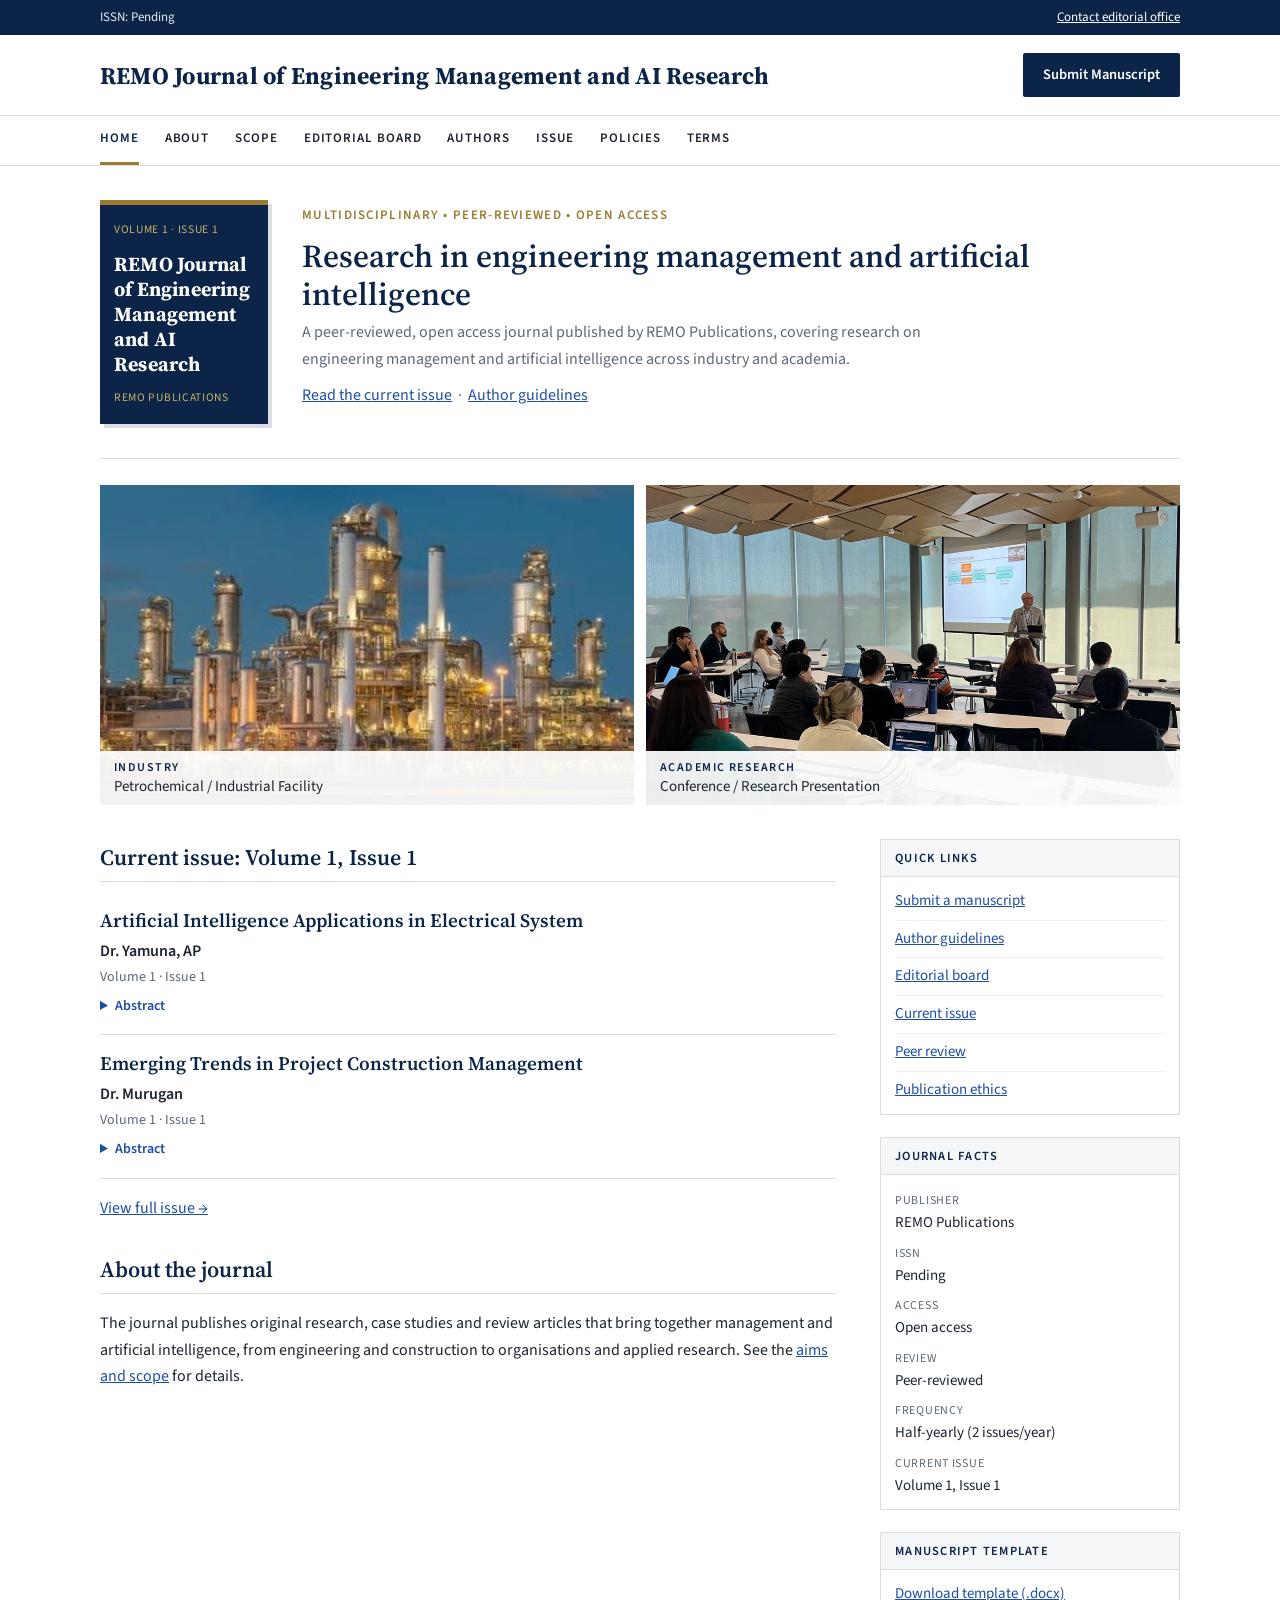
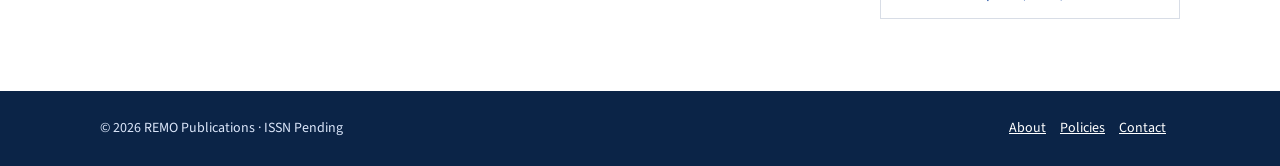
<file: index.html>
<!DOCTYPE html>
<html lang="en"><head><meta charset="utf-8"><meta name="viewport" content="width=device-width, initial-scale=1">
<title>REMO Journal of Engineering Management and AI Research</title>
<meta name="description" content="REMO Journal of Engineering Management and AI Research is a multidisciplinary, peer-reviewed, open access journal for research in management and artificial intelligence.">
<link rel="preconnect" href="https://fonts.googleapis.com"><link href="https://fonts.googleapis.com/css2?family=Source+Serif+4:wght@600;700&family=Source+Sans+3:wght@400;600&display=swap" rel="stylesheet">
<link rel="stylesheet" href="css/style.css"></head><body>
<div class="top"><div class="wrap"><span>ISSN: Pending</span><a href="contact.html">Contact editorial office</a></div></div>
<header class="brand"><div class="wrap"><a class="logo" href="index.html"><b>REMO Journal of Engineering Management and AI Research</b></a><a class="btn" href="submit.html">Submit Manuscript</a></div></header>
<nav><div class="wrap"><a href="index.html" class=on>Home</a><a href="about.html">About</a><a href="scope.html">Scope</a><a href="board.html">Editorial Board</a><a href="authors.html">Authors</a><a href="current-issue.html">Issue</a><a href="policies.html">Policies</a><a href="terms.html">Terms</a></div></nav>
<div class="wrap"><div class="mast"><a class="cover" href="current-issue.html"><small>Volume 1 · Issue 1</small><b>REMO Journal of Engineering Management and AI Research</b><small>REMO Publications</small></a><div><p class="sub">Multidisciplinary • Peer-Reviewed • Open Access</p><h1>Research in engineering management and artificial intelligence</h1><p>A peer-reviewed, open access journal published by REMO Publications, covering research on engineering management and artificial intelligence across industry and academia.</p><p><a href="current-issue.html">Read the current issue</a> &nbsp;·&nbsp; <a href="authors.html">Author guidelines</a></p></div></div>
<div class="strip"><div class="ph p1"><h3>Industry</h3><span>Petrochemical / Industrial Facility</span></div><div class="ph p2"><h3>Academic Research</h3><span>Conference / Research Presentation</span></div></div><div class="layout"><main><h2>Current issue: Volume 1, Issue 1</h2><div class="article"><h3>Artificial Intelligence Applications in Electrical System</h3><p class="authors">Dr. Yamuna, AP</p><p class="meta">Volume 1 · Issue 1</p><details><summary>Abstract</summary><p>Abstract, keywords and PDF link will be added here.</p></details></div><div class="article"><h3>Emerging Trends in Project Construction Management</h3><p class="authors">Dr. Murugan</p><p class="meta">Volume 1 · Issue 1</p><details><summary>Abstract</summary><p>Abstract, keywords and PDF link will be added here.</p></details></div><p><a href="current-issue.html">View full issue →</a></p><h2>About the journal</h2><p>The journal publishes original research, case studies and review articles that bring together management and artificial intelligence, from engineering and construction to organisations and applied research. See the <a href="scope.html">aims and scope</a> for details.</p></main><aside class="side"><div class="box"><h4>Quick links</h4><ul><li><a href="submit.html">Submit a manuscript</a></li><li><a href="authors.html">Author guidelines</a></li><li><a href="board.html">Editorial board</a></li><li><a href="current-issue.html">Current issue</a></li><li><a href="policies.html#review">Peer review</a></li><li><a href="policies.html#ethics">Publication ethics</a></li></ul></div>
<div class="box"><h4>Journal facts</h4><dl><dt>Publisher</dt><dd>REMO Publications</dd><dt>ISSN</dt><dd>Pending</dd><dt>Access</dt><dd>Open access</dd><dt>Review</dt><dd>Peer-reviewed</dd><dt>Frequency</dt><dd>Half-yearly (2 issues/year)</dd><dt>Current issue</dt><dd>Volume 1, Issue 1</dd></dl></div><div class="box"><h4>Manuscript Template</h4><ul><li><a href="downloads/manuscript-template.docx">Download template (.docx)</a></li></ul></div></aside></div></div>
<footer><div class="wrap"><span>© 2026 REMO Publications · ISSN Pending</span><span><a href="about.html">About</a><a href="policies.html">Policies</a><a href="contact.html">Contact</a></span></div></footer>
</body></html>
</file>
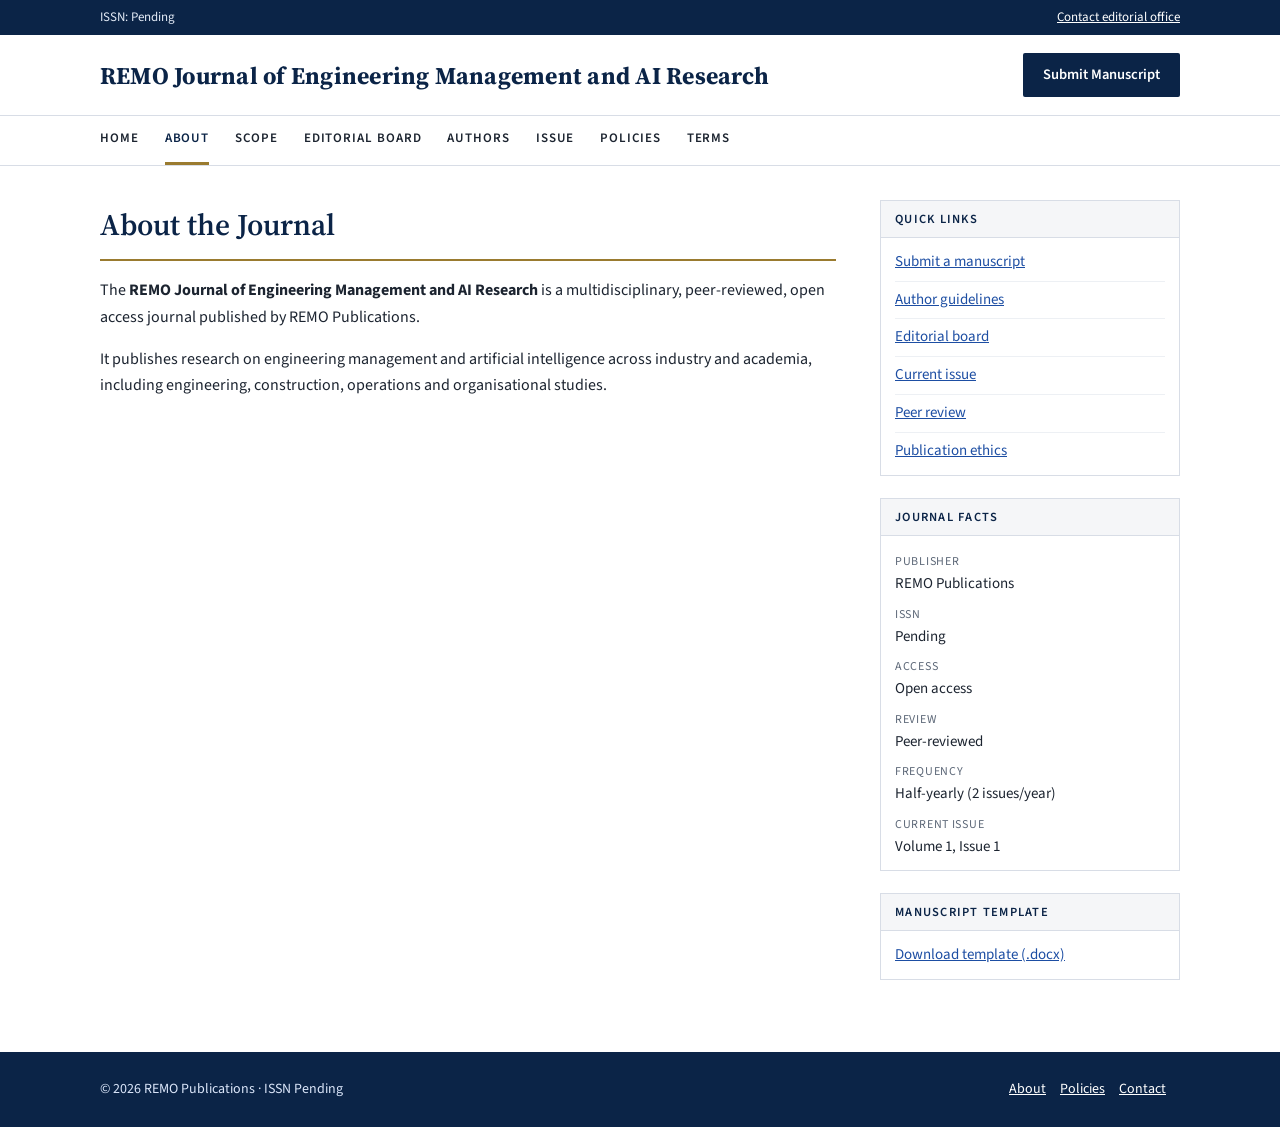
<file: about.html>
<!DOCTYPE html>
<html lang="en"><head><meta charset="utf-8"><meta name="viewport" content="width=device-width, initial-scale=1">
<title>About the Journal – REMO Journal of Engineering Management and AI Research</title>
<meta name="description" content="REMO Journal of Engineering Management and AI Research is a multidisciplinary, peer-reviewed, open access journal for research in management and artificial intelligence.">
<link rel="preconnect" href="https://fonts.googleapis.com"><link href="https://fonts.googleapis.com/css2?family=Source+Serif+4:wght@600;700&family=Source+Sans+3:wght@400;600&display=swap" rel="stylesheet">
<link rel="stylesheet" href="css/style.css"></head><body>
<div class="top"><div class="wrap"><span>ISSN: Pending</span><a href="contact.html">Contact editorial office</a></div></div>
<header class="brand"><div class="wrap"><a class="logo" href="index.html"><b>REMO Journal of Engineering Management and AI Research</b></a><a class="btn" href="submit.html">Submit Manuscript</a></div></header>
<nav><div class="wrap"><a href="index.html">Home</a><a href="about.html" class=on>About</a><a href="scope.html">Scope</a><a href="board.html">Editorial Board</a><a href="authors.html">Authors</a><a href="current-issue.html">Issue</a><a href="policies.html">Policies</a><a href="terms.html">Terms</a></div></nav>
<div class="wrap"><div class="layout"><main><h1>About the Journal</h1><p>The <strong>REMO Journal of Engineering Management and AI Research</strong> is a multidisciplinary, peer-reviewed, open access journal published by REMO Publications.</p><p>It publishes research on engineering management and artificial intelligence across industry and academia, including engineering, construction, operations and organisational studies.</p></main><aside class="side"><div class="box"><h4>Quick links</h4><ul><li><a href="submit.html">Submit a manuscript</a></li><li><a href="authors.html">Author guidelines</a></li><li><a href="board.html">Editorial board</a></li><li><a href="current-issue.html">Current issue</a></li><li><a href="policies.html#review">Peer review</a></li><li><a href="policies.html#ethics">Publication ethics</a></li></ul></div>
<div class="box"><h4>Journal facts</h4><dl><dt>Publisher</dt><dd> REMO Publications</dd><dt>ISSN</dt><dd>Pending</dd><dt>Access</dt><dd>Open access</dd><dt>Review</dt><dd>Peer-reviewed</dd><dt>Frequency</dt><dd>Half-yearly (2 issues/year)</dd><dt>Current issue</dt><dd>Volume 1, Issue 1</dd></dl></div><div class="box"><h4>Manuscript Template</h4><ul><li><a href="downloads/manuscript-template.docx">Download template (.docx)</a></li></ul></div></aside></div></div>
<footer><div class="wrap"><span>© 2026 REMO Publications · ISSN Pending</span><span><a href="about.html">About</a><a href="policies.html">Policies</a><a href="contact.html">Contact</a></span></div></footer>
</body></html>
</file>
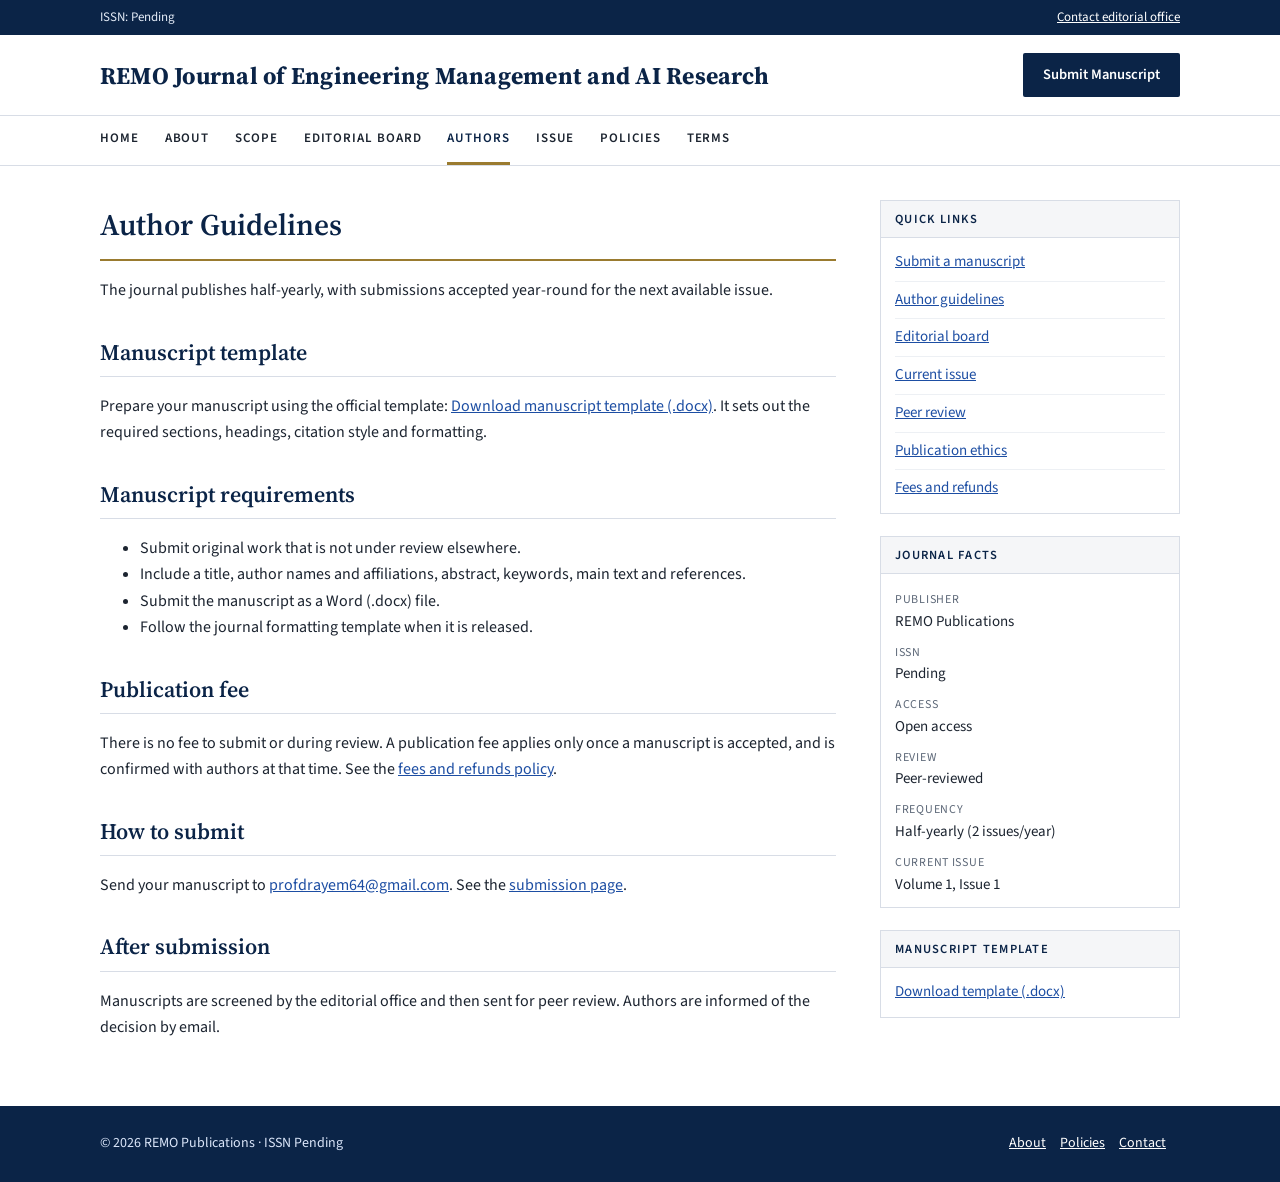
<file: authors.html>
<!DOCTYPE html>
<html lang="en"><head><meta charset="utf-8"><meta name="viewport" content="width=device-width, initial-scale=1">
<title>Author Guidelines – REMO Journal of Engineering Management and AI Research</title>
<meta name="description" content="REMO Journal of Engineering Management and AI Research is a multidisciplinary, peer-reviewed, open access journal for research in management and artificial intelligence.">
<link rel="preconnect" href="https://fonts.googleapis.com"><link href="https://fonts.googleapis.com/css2?family=Source+Serif+4:wght@600;700&family=Source+Sans+3:wght@400;600&display=swap" rel="stylesheet">
<link rel="stylesheet" href="css/style.css"></head><body>
<div class="top"><div class="wrap"><span>ISSN: Pending</span><a href="contact.html">Contact editorial office</a></div></div>
<header class="brand"><div class="wrap"><a class="logo" href="index.html"><b>REMO Journal of Engineering Management and AI Research</b></a><a class="btn" href="submit.html">Submit Manuscript</a></div></header>
<nav><div class="wrap"><a href="index.html">Home</a><a href="about.html">About</a><a href="scope.html">Scope</a><a href="board.html">Editorial Board</a><a href="authors.html" class=on>Authors</a><a href="current-issue.html">Issue</a><a href="policies.html">Policies</a><a href="terms.html">Terms</a></div></nav>
<div class="wrap"><div class="layout"><main><h1>Author Guidelines</h1><p>The journal publishes half-yearly, with submissions accepted year-round for the next available issue.</p><h2>Manuscript template</h2><p>Prepare your manuscript using the official template: <a href="downloads/manuscript-template.docx">Download manuscript template (.docx)</a>. It sets out the required sections, headings, citation style and formatting.</p><h2>Manuscript requirements</h2><ul><li>Submit original work that is not under review elsewhere.</li><li>Include a title, author names and affiliations, abstract, keywords, main text and references.</li><li>Submit the manuscript as a Word (.docx) file.</li><li>Follow the journal formatting template when it is released.</li></ul><h2>Publication fee</h2><p>There is no fee to submit or during review. A publication fee applies only once a manuscript is accepted, and is confirmed with authors at that time. See the <a href="policies.html#fees">fees and refunds policy</a>.</p><h2>How to submit</h2><p>Send your manuscript to <a href="mailto:profdrayem64@gmail.com">profdrayem64@gmail.com</a>. See the <a href="submit.html">submission page</a>.</p><h2>After submission</h2><p>Manuscripts are screened by the editorial office and then sent for peer review. Authors are informed of the decision by email.</p></main><aside class="side"><div class="box"><h4>Quick links</h4><ul><li><a href="submit.html">Submit a manuscript</a></li><li><a href="authors.html">Author guidelines</a></li><li><a href="board.html">Editorial board</a></li><li><a href="current-issue.html">Current issue</a></li><li><a href="policies.html#review">Peer review</a></li><li><a href="policies.html#ethics">Publication ethics</a></li><li><a href="policies.html#fees">Fees and refunds</a></li></ul></div>
<div class="box"><h4>Journal facts</h4><dl><dt>Publisher</dt><dd>REMO Publications</dd><dt>ISSN</dt><dd>Pending</dd><dt>Access</dt><dd>Open access</dd><dt>Review</dt><dd>Peer-reviewed</dd><dt>Frequency</dt><dd>Half-yearly (2 issues/year)</dd><dt>Current issue</dt><dd>Volume 1, Issue 1</dd></dl></div><div class="box"><h4>Manuscript Template</h4><ul><li><a href="downloads/manuscript-template.docx">Download template (.docx)</a></li></ul></div></aside></div></div>
<footer><div class="wrap"><span>© 2026 REMO Publications · ISSN Pending</span><span><a href="about.html">About</a><a href="policies.html">Policies</a><a href="contact.html">Contact</a></span></div></footer>
</body></html>
</file>
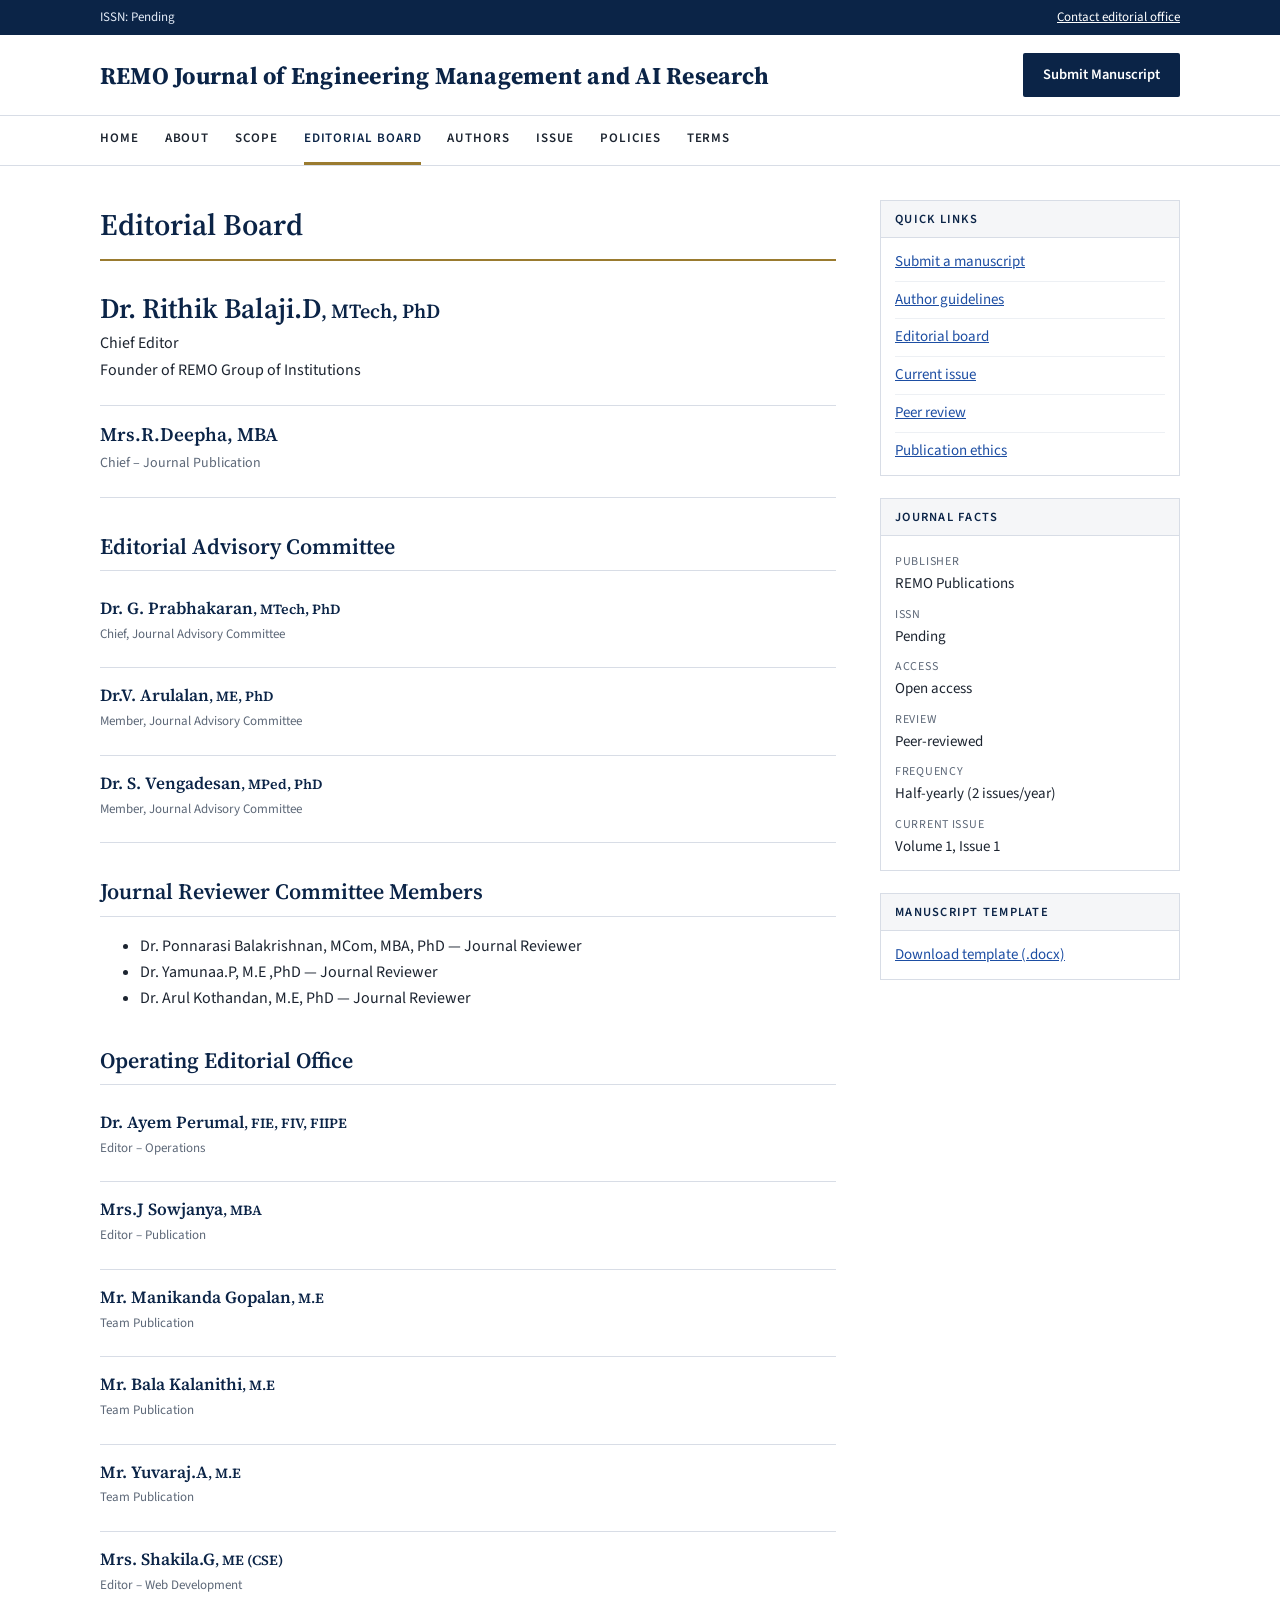
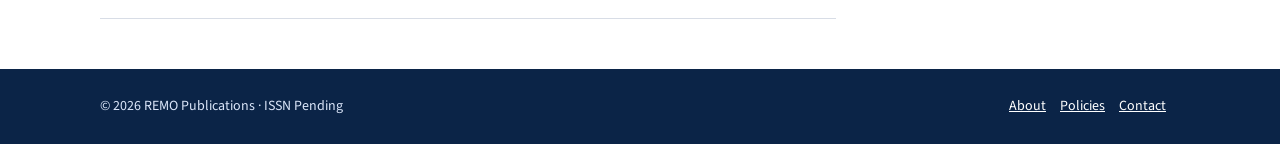
<file: board.html>
<!DOCTYPE html>
<html lang="en"><head><meta charset="utf-8"><meta name="viewport" content="width=device-width, initial-scale=1">
<title>Editorial Board – REMO Journal of Engineering Management and AI Research</title>
<meta name="description" content="REMO Journal of Engineering Management and AI Research is a multidisciplinary, peer-reviewed, open access journal for research in management and artificial intelligence.">
<link rel="preconnect" href="https://fonts.googleapis.com"><link href="https://fonts.googleapis.com/css2?family=Source+Serif+4:wght@600;700&family=Source+Sans+3:wght@400;600&display=swap" rel="stylesheet">
<link rel="stylesheet" href="css/style.css"></head><body>
<div class="top"><div class="wrap"><span>ISSN: Pending</span><a href="contact.html">Contact editorial office</a></div></div>
<header class="brand"><div class="wrap"><a class="logo" href="index.html"><b>REMO Journal of Engineering Management and AI Research</b></a><a class="btn" href="submit.html">Submit Manuscript</a></div></header>
<nav><div class="wrap"><a href="index.html">Home</a><a href="about.html">About</a><a href="scope.html">Scope</a><a href="board.html" class=on>Editorial Board</a><a href="authors.html">Authors</a><a href="current-issue.html">Issue</a><a href="policies.html">Policies</a><a href="terms.html">Terms</a></div></nav>
<div class="wrap"><div class="layout"><main><h1>Editorial Board</h1><div class="article lead"><h3>Dr. Rithik Balaji.D<span class="qual">, MTech, PhD</span></h3><p class="meta">Chief Editor<br>Founder of REMO Group of Institutions</p></div><div class="article"><h3>Mrs.R.Deepha, MBA</h3><p class="meta">Chief – Journal Publication</p></div><h2>Editorial Advisory Committee</h2><div class="article staff"><h3>Dr. G. Prabhakaran<span class="qual">, MTech, PhD</span></h3><p class="meta">Chief, Journal Advisory Committee</p></div><div class="article staff"><h3>Dr.V. Arulalan<span class="qual">, ME, PhD</span></h3><p class="meta">Member, Journal Advisory Committee</p></div><div class="article staff"><h3>Dr. S. Vengadesan<span class="qual">, MPed, PhD</span></h3><p class="meta">Member, Journal Advisory Committee</p></div><h2>Journal Reviewer Committee Members</h2><ul><li>Dr. Ponnarasi Balakrishnan, MCom, MBA, PhD — Journal Reviewer</li><li>Dr. Yamunaa.P, M.E ,PhD — Journal Reviewer</li><li>Dr. Arul Kothandan, M.E, PhD — Journal Reviewer</li></ul><h2>Operating Editorial Office</h2><div class="article staff"><h3>Dr. Ayem Perumal<span class="qual">, FIE, FIV, FIIPE</span></h3><p class="meta">Editor – Operations</p></div>
<div class="article staff"><h3>Mrs.J Sowjanya<span class="qual">, MBA</span></h3><p class="meta">Editor – Publication</p></div>
<div class="article staff"><h3>Mr. Manikanda Gopalan<span class="qual">, M.E</span></h3><p class="meta">Team Publication</p></div>
<div class="article staff"><h3>Mr. Bala Kalanithi<span class="qual">, M.E</span></h3><p class="meta">Team Publication</p></div>
<div class="article staff"><h3>Mr. Yuvaraj.A<span class="qual">, M.E</span></h3><p class="meta">Team Publication</p></div>
<div class="article staff"><h3>Mrs. Shakila.G<span class="qual">, ME (CSE)</span></h3><p class="meta">Editor – Web Development</p></div></main><aside class="side"><div class="box"><h4>Quick links</h4><ul><li><a href="submit.html">Submit a manuscript</a></li><li><a href="authors.html">Author guidelines</a></li><li><a href="board.html">Editorial board</a></li><li><a href="current-issue.html">Current issue</a></li><li><a href="policies.html#review">Peer review</a></li><li><a href="policies.html#ethics">Publication ethics</a></li></ul></div>
<div class="box"><h4>Journal facts</h4><dl><dt>Publisher</dt><dd>REMO Publications</dd><dt>ISSN</dt><dd>Pending</dd><dt>Access</dt><dd>Open access</dd><dt>Review</dt><dd>Peer-reviewed</dd><dt>Frequency</dt><dd>Half-yearly (2 issues/year)</dd><dt>Current issue</dt><dd>Volume 1, Issue 1</dd></dl></div><div class="box"><h4>Manuscript Template</h4><ul><li><a href="downloads/manuscript-template.docx">Download template (.docx)</a></li></ul></div></aside></div></div>
<footer><div class="wrap"><span>© 2026 REMO Publications · ISSN Pending</span><span><a href="about.html">About</a><a href="policies.html">Policies</a><a href="contact.html">Contact</a></span></div></footer>
</body></html>
</file>
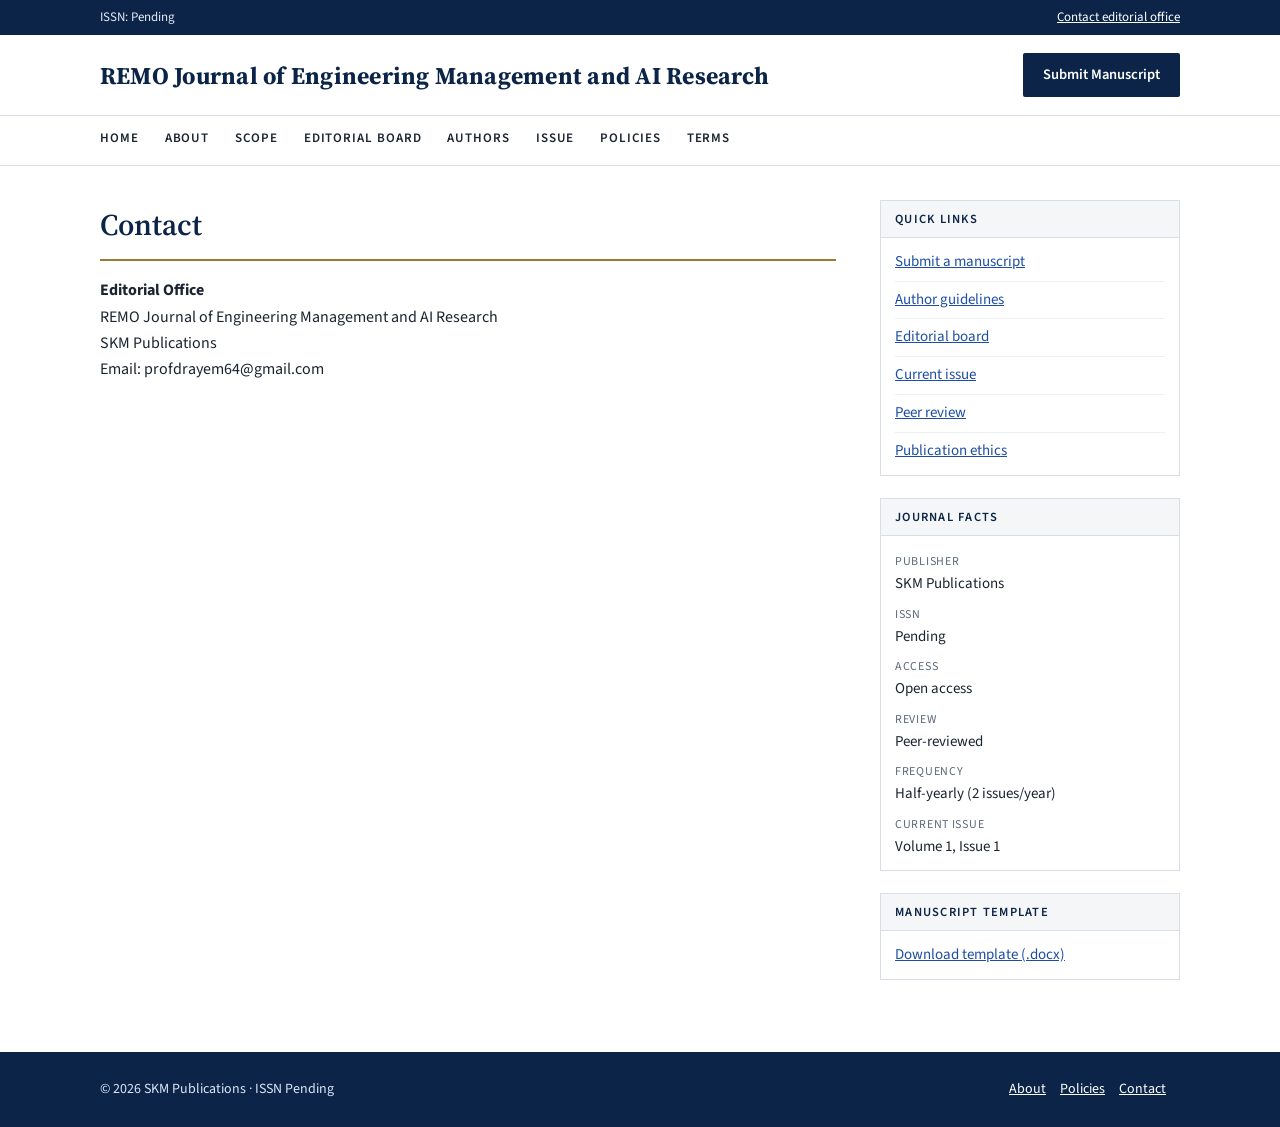
<file: contact.html>
<!DOCTYPE html>
<html lang="en"><head><meta charset="utf-8"><meta name="viewport" content="width=device-width, initial-scale=1">
<title>Contact – REMO Journal of Engineering Management and AI Research</title>
<meta name="description" content="REMO Journal of Engineering Management and AI Research is a multidisciplinary, peer-reviewed, open access journal for research in management and artificial intelligence.">
<link rel="preconnect" href="https://fonts.googleapis.com"><link href="https://fonts.googleapis.com/css2?family=Source+Serif+4:wght@600;700&family=Source+Sans+3:wght@400;600&display=swap" rel="stylesheet">
<link rel="stylesheet" href="css/style.css"></head><body>
<div class="top"><div class="wrap"><span>ISSN: Pending</span><a href="contact.html">Contact editorial office</a></div></div>
<header class="brand"><div class="wrap"><a class="logo" href="index.html"><b>REMO Journal of Engineering Management and AI Research</b></a><a class="btn" href="submit.html">Submit Manuscript</a></div></header>
<nav><div class="wrap"><a href="index.html">Home</a><a href="about.html">About</a><a href="scope.html">Scope</a><a href="board.html">Editorial Board</a><a href="authors.html">Authors</a><a href="current-issue.html">Issue</a><a href="policies.html">Policies</a><a href="terms.html">Terms</a></div></nav>
<div class="wrap"><div class="layout"><main><h1>Contact</h1><p><strong>Editorial Office</strong><br>REMO Journal of Engineering Management and AI Research<br>SKM Publications<br>Email: profdrayem64@gmail.com </p></main><aside class="side"><div class="box"><h4>Quick links</h4><ul><li><a href="submit.html">Submit a manuscript</a></li><li><a href="authors.html">Author guidelines</a></li><li><a href="board.html">Editorial board</a></li><li><a href="current-issue.html">Current issue</a></li><li><a href="policies.html#review">Peer review</a></li><li><a href="policies.html#ethics">Publication ethics</a></li></ul></div>
<div class="box"><h4>Journal facts</h4><dl><dt>Publisher</dt><dd>SKM Publications</dd><dt>ISSN</dt><dd>Pending</dd><dt>Access</dt><dd>Open access</dd><dt>Review</dt><dd>Peer-reviewed</dd><dt>Frequency</dt><dd>Half-yearly (2 issues/year)</dd><dt>Current issue</dt><dd>Volume 1, Issue 1</dd></dl></div><div class="box"><h4>Manuscript Template</h4><ul><li><a href="downloads/manuscript-template.docx">Download template (.docx)</a></li></ul></div></aside></div></div>
<footer><div class="wrap"><span>© 2026 SKM Publications · ISSN Pending</span><span><a href="about.html">About</a><a href="policies.html">Policies</a><a href="contact.html">Contact</a></span></div></footer>
</body></html>
</file>
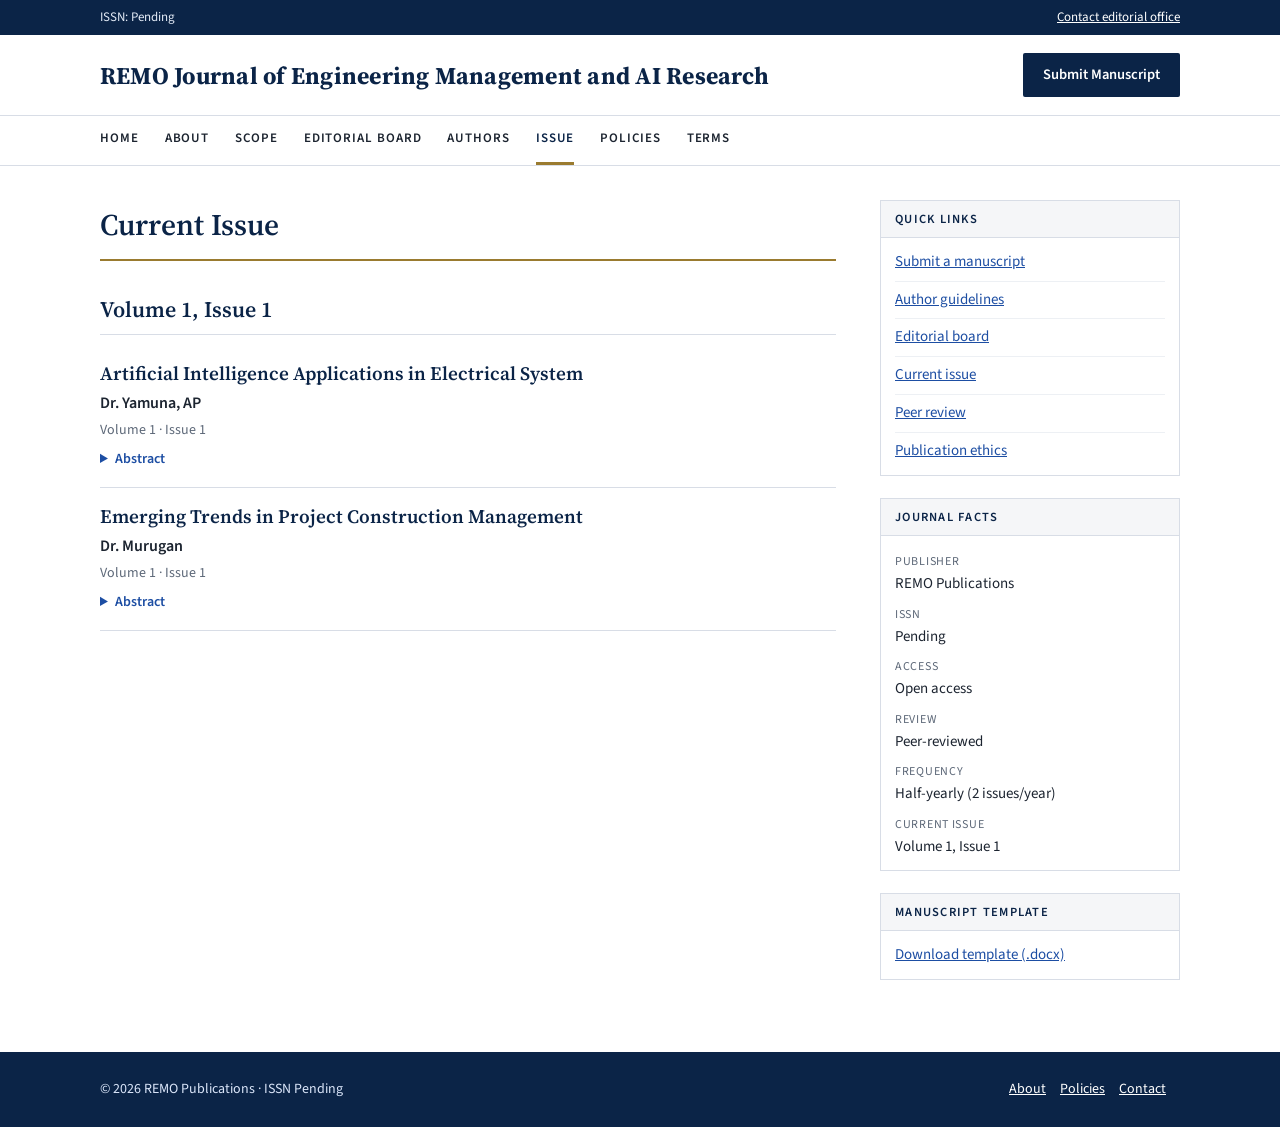
<file: current-issue.html>
<!DOCTYPE html>
<html lang="en"><head><meta charset="utf-8"><meta name="viewport" content="width=device-width, initial-scale=1">
<title>Current Issue – REMO Journal of Engineering Management and AI Research</title>
<meta name="description" content="REMO Journal of Engineering Management and AI Research is a multidisciplinary, peer-reviewed, open access journal for research in management and artificial intelligence.">
<link rel="preconnect" href="https://fonts.googleapis.com"><link href="https://fonts.googleapis.com/css2?family=Source+Serif+4:wght@600;700&family=Source+Sans+3:wght@400;600&display=swap" rel="stylesheet">
<link rel="stylesheet" href="css/style.css"></head><body>
<div class="top"><div class="wrap"><span>ISSN: Pending</span><a href="contact.html">Contact editorial office</a></div></div>
<header class="brand"><div class="wrap"><a class="logo" href="index.html"><b>REMO Journal of Engineering Management and AI Research</b></a><a class="btn" href="submit.html">Submit Manuscript</a></div></header>
<nav><div class="wrap"><a href="index.html">Home</a><a href="about.html">About</a><a href="scope.html">Scope</a><a href="board.html">Editorial Board</a><a href="authors.html">Authors</a><a href="current-issue.html" class=on>Issue</a><a href="policies.html">Policies</a><a href="terms.html">Terms</a></div></nav>
<div class="wrap"><div class="layout"><main><h1>Current Issue</h1><h2>Volume 1, Issue 1</h2><div class="article"><h3>Artificial Intelligence Applications in Electrical System</h3><p class="authors">Dr. Yamuna, AP</p><p class="meta">Volume 1 · Issue 1</p><details><summary>Abstract</summary><p>Abstract, keywords and PDF link will be added here.</p></details></div><div class="article"><h3>Emerging Trends in Project Construction Management</h3><p class="authors">Dr. Murugan</p><p class="meta">Volume 1 · Issue 1</p><details><summary>Abstract</summary><p>Abstract, keywords and PDF link will be added here.</p></details></div></main><aside class="side"><div class="box"><h4>Quick links</h4><ul><li><a href="submit.html">Submit a manuscript</a></li><li><a href="authors.html">Author guidelines</a></li><li><a href="board.html">Editorial board</a></li><li><a href="current-issue.html">Current issue</a></li><li><a href="policies.html#review">Peer review</a></li><li><a href="policies.html#ethics">Publication ethics</a></li></ul></div>
<div class="box"><h4>Journal facts</h4><dl><dt>Publisher</dt><dd> REMO Publications</dd><dt>ISSN</dt><dd>Pending</dd><dt>Access</dt><dd>Open access</dd><dt>Review</dt><dd>Peer-reviewed</dd><dt>Frequency</dt><dd>Half-yearly (2 issues/year)</dd><dt>Current issue</dt><dd>Volume 1, Issue 1</dd></dl></div><div class="box"><h4>Manuscript Template</h4><ul><li><a href="downloads/manuscript-template.docx">Download template (.docx)</a></li></ul></div></aside></div></div>
<footer><div class="wrap"><span>© 2026 REMO Publications · ISSN Pending</span><span><a href="about.html">About</a><a href="policies.html">Policies</a><a href="contact.html">Contact</a></span></div></footer>
</body></html>
</file>
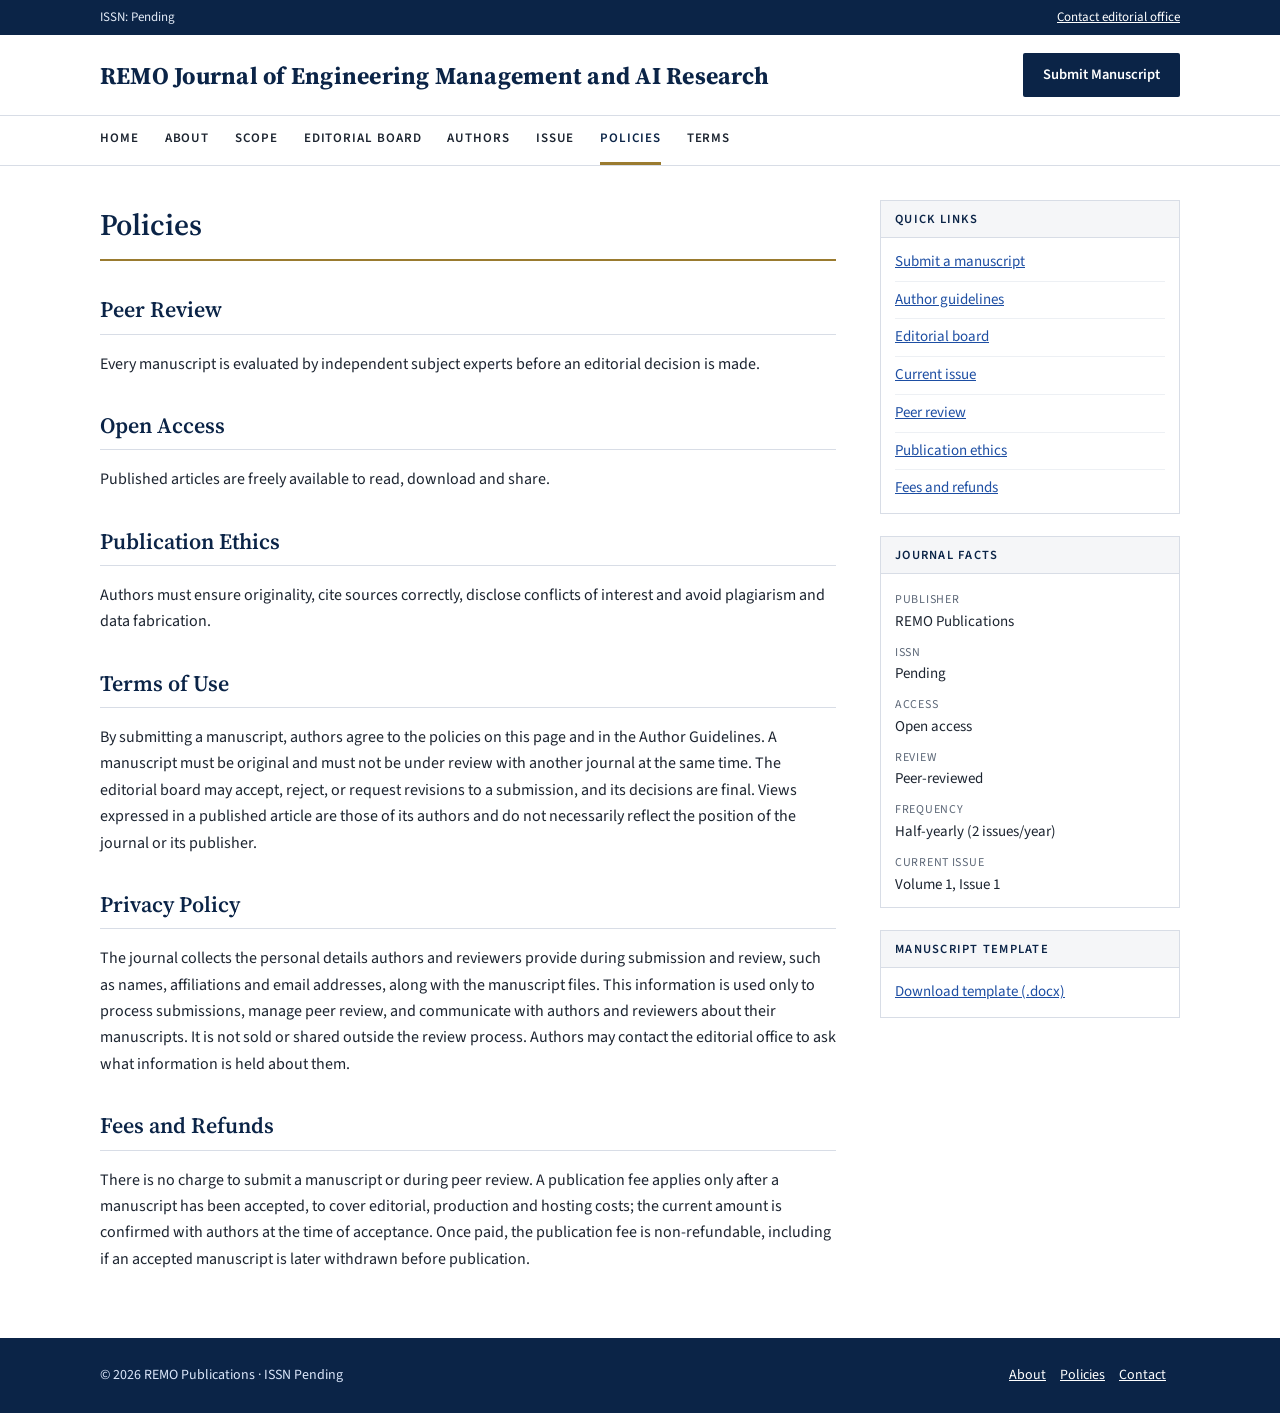
<file: policies.html>
<!DOCTYPE html>
<html lang="en"><head><meta charset="utf-8"><meta name="viewport" content="width=device-width, initial-scale=1">
<title>Policies – REMO Journal of Engineering Management and AI Research</title>
<meta name="description" content="REMO Journal of Engineering Management and AI Research is a multidisciplinary, peer-reviewed, open access journal for research in management and artificial intelligence.">
<link rel="preconnect" href="https://fonts.googleapis.com"><link href="https://fonts.googleapis.com/css2?family=Source+Serif+4:wght@600;700&family=Source+Sans+3:wght@400;600&display=swap" rel="stylesheet">
<link rel="stylesheet" href="css/style.css"></head><body>
<div class="top"><div class="wrap"><span>ISSN: Pending</span><a href="contact.html">Contact editorial office</a></div></div>
<header class="brand"><div class="wrap"><a class="logo" href="index.html"><b>REMO Journal of Engineering Management and AI Research</b></a><a class="btn" href="submit.html">Submit Manuscript</a></div></header>
<nav><div class="wrap"><a href="index.html">Home</a><a href="about.html">About</a><a href="scope.html">Scope</a><a href="board.html">Editorial Board</a><a href="authors.html">Authors</a><a href="current-issue.html">Issue</a><a href="policies.html" class=on>Policies</a><a href="terms.html">Terms</a></div></nav>
<div class="wrap"><div class="layout"><main><h1>Policies</h1><h2 id="review">Peer Review</h2><p>Every manuscript is evaluated by independent subject experts before an editorial decision is made.</p><h2 id="access">Open Access</h2><p>Published articles are freely available to read, download and share.</p><h2 id="ethics">Publication Ethics</h2><p>Authors must ensure originality, cite sources correctly, disclose conflicts of interest and avoid plagiarism and data fabrication.</p><h2 id="terms">Terms of Use</h2><p>By submitting a manuscript, authors agree to the policies on this page and in the Author Guidelines. A manuscript must be original and must not be under review with another journal at the same time. The editorial board may accept, reject, or request revisions to a submission, and its decisions are final. Views expressed in a published article are those of its authors and do not necessarily reflect the position of the journal or its publisher.</p><h2 id="privacy">Privacy Policy</h2><p>The journal collects the personal details authors and reviewers provide during submission and review, such as names, affiliations and email addresses, along with the manuscript files. This information is used only to process submissions, manage peer review, and communicate with authors and reviewers about their manuscripts. It is not sold or shared outside the review process. Authors may contact the editorial office to ask what information is held about them.</p><h2 id="fees">Fees and Refunds</h2><p>There is no charge to submit a manuscript or during peer review. A publication fee applies only after a manuscript has been accepted, to cover editorial, production and hosting costs; the current amount is confirmed with authors at the time of acceptance. Once paid, the publication fee is non-refundable, including if an accepted manuscript is later withdrawn before publication.</p></main><aside class="side"><div class="box"><h4>Quick links</h4><ul><li><a href="submit.html">Submit a manuscript</a></li><li><a href="authors.html">Author guidelines</a></li><li><a href="board.html">Editorial board</a></li><li><a href="current-issue.html">Current issue</a></li><li><a href="policies.html#review">Peer review</a></li><li><a href="policies.html#ethics">Publication ethics</a></li><li><a href="policies.html#fees">Fees and refunds</a></li></ul></div>
<div class="box"><h4>Journal facts</h4><dl><dt>Publisher</dt><dd> REMO Publications</dd><dt>ISSN</dt><dd>Pending</dd><dt>Access</dt><dd>Open access</dd><dt>Review</dt><dd>Peer-reviewed</dd><dt>Frequency</dt><dd>Half-yearly (2 issues/year)</dd><dt>Current issue</dt><dd>Volume 1, Issue 1</dd></dl></div><div class="box"><h4>Manuscript Template</h4><ul><li><a href="downloads/manuscript-template.docx">Download template (.docx)</a></li></ul></div></aside></div></div>
<footer><div class="wrap"><span>© 2026 REMO Publications · ISSN Pending</span><span><a href="about.html">About</a><a href="policies.html">Policies</a><a href="contact.html">Contact</a></span></div></footer>
</body></html>
</file>
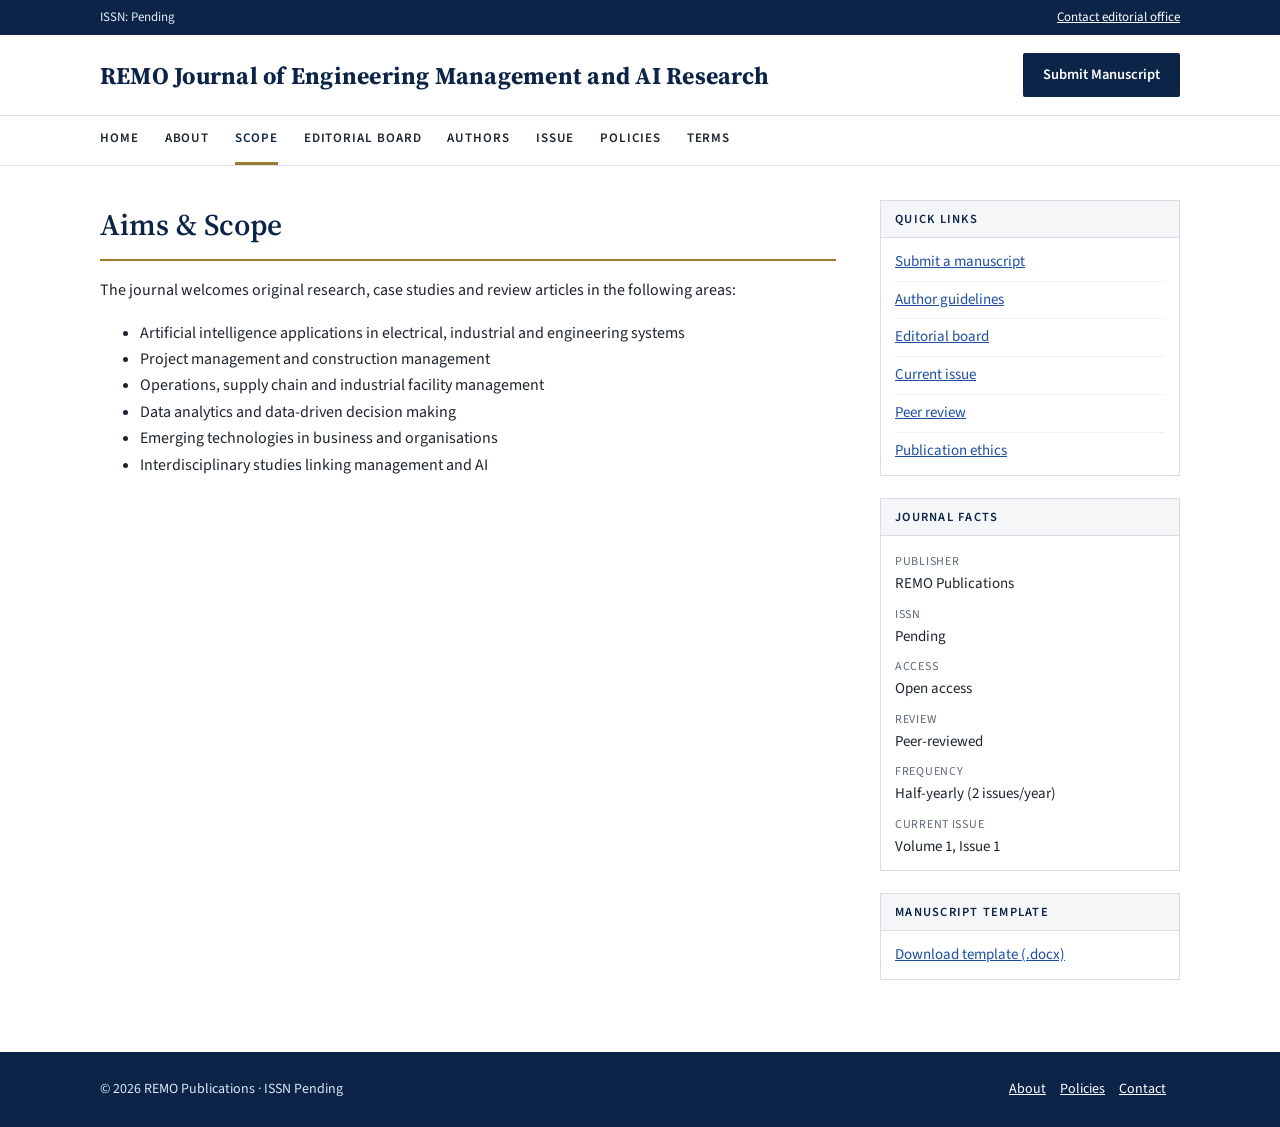
<file: scope.html>
<!DOCTYPE html>
<html lang="en"><head><meta charset="utf-8"><meta name="viewport" content="width=device-width, initial-scale=1">
<title>Aims & Scope – REMO Journal of Engineering Management and AI Research</title>
<meta name="description" content="REMO Journal of Engineering Management and AI Research is a multidisciplinary, peer-reviewed, open access journal for research in management and artificial intelligence.">
<link rel="preconnect" href="https://fonts.googleapis.com"><link href="https://fonts.googleapis.com/css2?family=Source+Serif+4:wght@600;700&family=Source+Sans+3:wght@400;600&display=swap" rel="stylesheet">
<link rel="stylesheet" href="css/style.css"></head><body>
<div class="top"><div class="wrap"><span>ISSN: Pending</span><a href="contact.html">Contact editorial office</a></div></div>
<header class="brand"><div class="wrap"><a class="logo" href="index.html"><b>REMO Journal of Engineering Management and AI Research</b></a><a class="btn" href="submit.html">Submit Manuscript</a></div></header>
<nav><div class="wrap"><a href="index.html">Home</a><a href="about.html">About</a><a href="scope.html" class=on>Scope</a><a href="board.html">Editorial Board</a><a href="authors.html">Authors</a><a href="current-issue.html">Issue</a><a href="policies.html">Policies</a><a href="terms.html">Terms</a></div></nav>
<div class="wrap"><div class="layout"><main><h1>Aims & Scope</h1><p>The journal welcomes original research, case studies and review articles in the following areas:</p><ul><li>Artificial intelligence applications in electrical, industrial and engineering systems</li><li>Project management and construction management</li><li>Operations, supply chain and industrial facility management</li><li>Data analytics and data-driven decision making</li><li>Emerging technologies in business and organisations</li><li>Interdisciplinary studies linking management and AI</li></ul></main><aside class="side"><div class="box"><h4>Quick links</h4><ul><li><a href="submit.html">Submit a manuscript</a></li><li><a href="authors.html">Author guidelines</a></li><li><a href="board.html">Editorial board</a></li><li><a href="current-issue.html">Current issue</a></li><li><a href="policies.html#review">Peer review</a></li><li><a href="policies.html#ethics">Publication ethics</a></li></ul></div>
<div class="box"><h4>Journal facts</h4><dl><dt>Publisher</dt><dd>REMO Publications</dd><dt>ISSN</dt><dd>Pending</dd><dt>Access</dt><dd>Open access</dd><dt>Review</dt><dd>Peer-reviewed</dd><dt>Frequency</dt><dd>Half-yearly (2 issues/year)</dd><dt>Current issue</dt><dd>Volume 1, Issue 1</dd></dl></div><div class="box"><h4>Manuscript Template</h4><ul><li><a href="downloads/manuscript-template.docx">Download template (.docx)</a></li></ul></div></aside></div></div>
<footer><div class="wrap"><span>© 2026 REMO Publications · ISSN Pending</span><span><a href="about.html">About</a><a href="policies.html">Policies</a><a href="contact.html">Contact</a></span></div></footer>
</body></html>
</file>
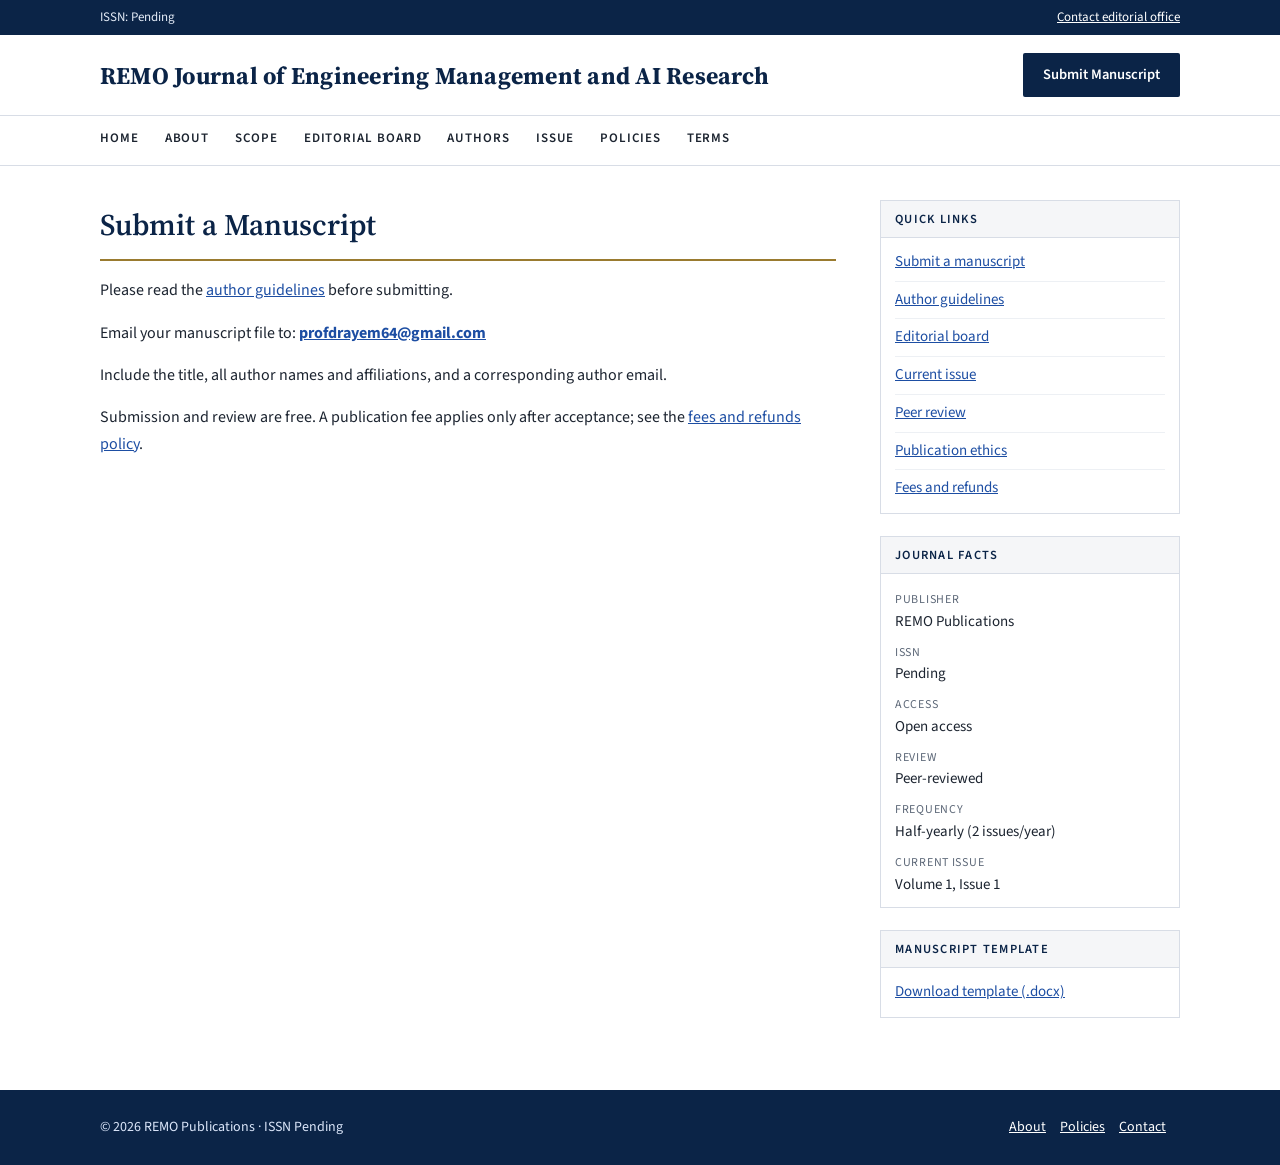
<file: submit.html>
<!DOCTYPE html>
<html lang="en"><head><meta charset="utf-8"><meta name="viewport" content="width=device-width, initial-scale=1">
<title>Submit a Manuscript – REMO Journal of Engineering Management and AI Research</title>
<meta name="description" content="REMO Journal of Engineering Management and AI Research is a multidisciplinary, peer-reviewed, open access journal for research in management and artificial intelligence.">
<link rel="preconnect" href="https://fonts.googleapis.com"><link href="https://fonts.googleapis.com/css2?family=Source+Serif+4:wght@600;700&family=Source+Sans+3:wght@400;600&display=swap" rel="stylesheet">
<link rel="stylesheet" href="css/style.css"></head><body>
<div class="top"><div class="wrap"><span>ISSN: Pending</span><a href="contact.html">Contact editorial office</a></div></div>
<header class="brand"><div class="wrap"><a class="logo" href="index.html"><b>REMO Journal of Engineering Management and AI Research</b></a><a class="btn" href="submit.html">Submit Manuscript</a></div></header>
<nav><div class="wrap"><a href="index.html">Home</a><a href="about.html">About</a><a href="scope.html">Scope</a><a href="board.html">Editorial Board</a><a href="authors.html">Authors</a><a href="current-issue.html">Issue</a><a href="policies.html">Policies</a><a href="terms.html">Terms</a></div></nav>
<div class="wrap"><div class="layout"><main><h1>Submit a Manuscript</h1><p>Please read the <a href="authors.html">author guidelines</a> before submitting.</p><p>Email your manuscript file to: <strong><a href="mailto:profdrayem64@gmail.com">profdrayem64@gmail.com</a></strong></p><p>Include the title, all author names and affiliations, and a corresponding author email.</p><p>Submission and review are free. A publication fee applies only after acceptance; see the <a href="policies.html#fees">fees and refunds policy</a>.</p></main><aside class="side"><div class="box"><h4>Quick links</h4><ul><li><a href="submit.html">Submit a manuscript</a></li><li><a href="authors.html">Author guidelines</a></li><li><a href="board.html">Editorial board</a></li><li><a href="current-issue.html">Current issue</a></li><li><a href="policies.html#review">Peer review</a></li><li><a href="policies.html#ethics">Publication ethics</a></li><li><a href="policies.html#fees">Fees and refunds</a></li></ul></div>
<div class="box"><h4>Journal facts</h4><dl><dt>Publisher</dt><dd>REMO Publications</dd><dt>ISSN</dt><dd>Pending</dd><dt>Access</dt><dd>Open access</dd><dt>Review</dt><dd>Peer-reviewed</dd><dt>Frequency</dt><dd>Half-yearly (2 issues/year)</dd><dt>Current issue</dt><dd>Volume 1, Issue 1</dd></dl></div><div class="box"><h4>Manuscript Template</h4><ul><li><a href="downloads/manuscript-template.docx">Download template (.docx)</a></li></ul></div></aside></div></div>
<footer><div class="wrap"><span>© 2026 REMO Publications · ISSN Pending</span><span><a href="about.html">About</a><a href="policies.html">Policies</a><a href="contact.html">Contact</a></span></div></footer>
</body></html>
</file>
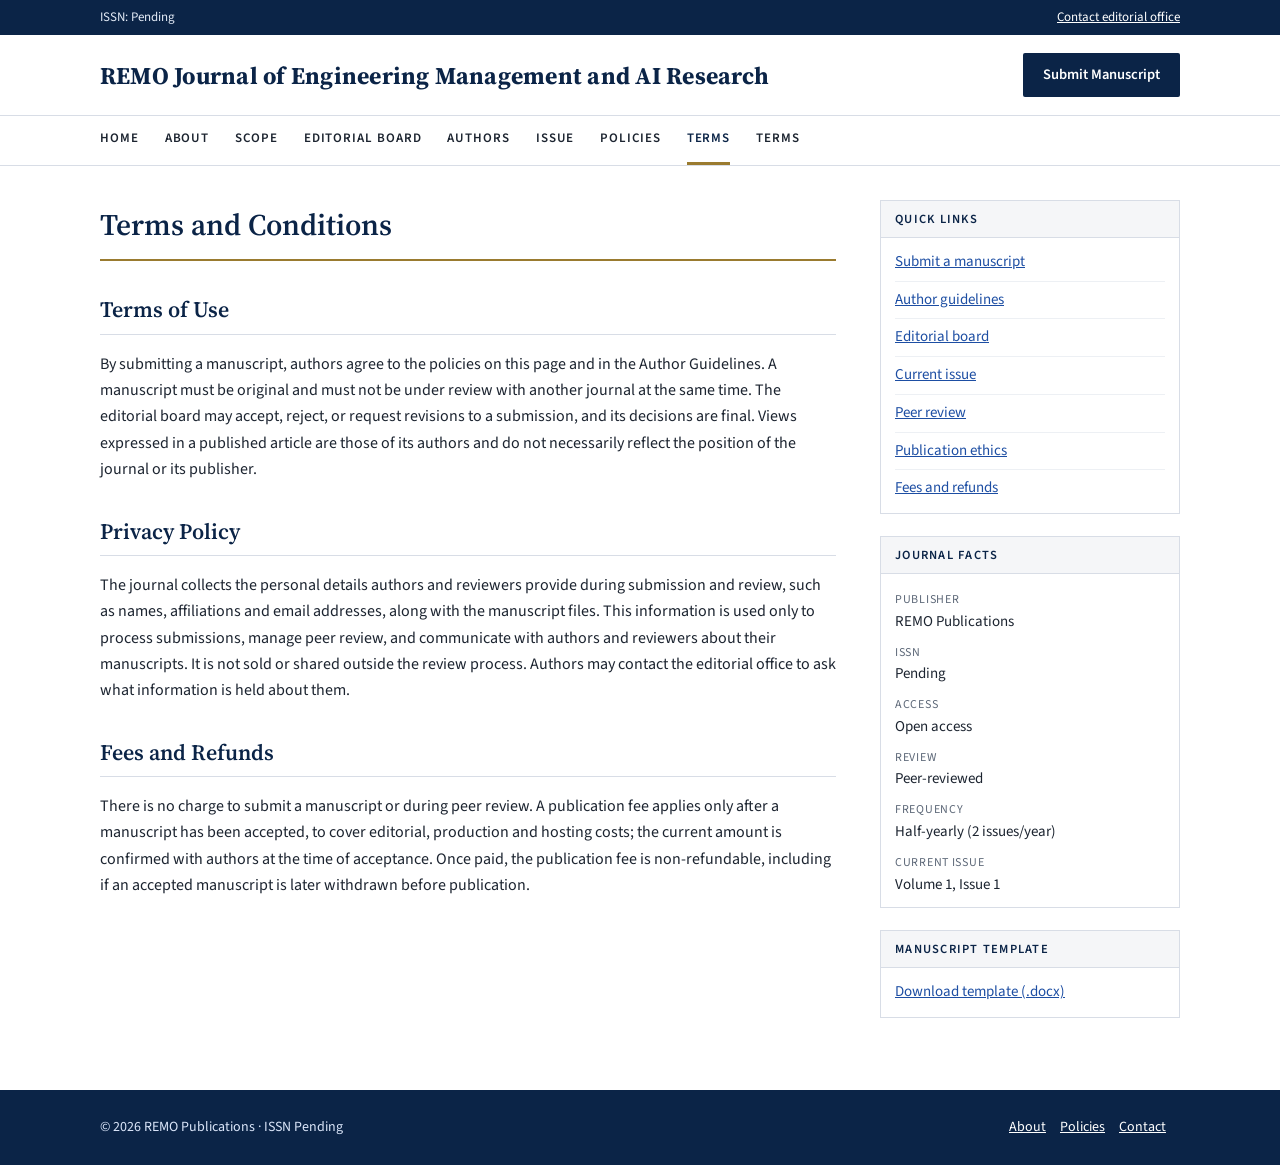
<file: terms.html>
<!DOCTYPE html>
<html lang="en"><head><meta charset="utf-8"><meta name="viewport" content="width=device-width, initial-scale=1">
<title>Terms and Conditions – REMO Journal of Engineering Management and AI Research</title>
<meta name="description" content="Terms of use, privacy policy, and fees and refunds for the REMO Journal of Engineering Management and AI Research.">
<link rel="preconnect" href="https://fonts.googleapis.com"><link href="https://fonts.googleapis.com/css2?family=Source+Serif+4:wght@600;700&family=Source+Sans+3:wght@400;600&display=swap" rel="stylesheet">
<link rel="stylesheet" href="css/style.css"></head><body>
<div class="top"><div class="wrap"><span>ISSN: Pending</span><a href="contact.html">Contact editorial office</a></div></div>
<header class="brand"><div class="wrap"><a class="logo" href="index.html"><b>REMO Journal of Engineering Management and AI Research</b></a><a class="btn" href="submit.html">Submit Manuscript</a></div></header>
<nav><div class="wrap"><a href="index.html">Home</a><a href="about.html">About</a><a href="scope.html">Scope</a><a href="board.html">Editorial Board</a><a href="authors.html">Authors</a><a href="current-issue.html">Issue</a><a href="policies.html">Policies</a><a href="terms.html" class=on>Terms</a><a href="terms.html">Terms</a></div></nav>
<div class="wrap"><div class="layout"><main><h1>Terms and Conditions</h1>
<h2 id="terms">Terms of Use</h2><p>By submitting a manuscript, authors agree to the policies on this page and in the Author Guidelines. A manuscript must be original and must not be under review with another journal at the same time. The editorial board may accept, reject, or request revisions to a submission, and its decisions are final. Views expressed in a published article are those of its authors and do not necessarily reflect the position of the journal or its publisher.</p>
<h2 id="privacy">Privacy Policy</h2><p>The journal collects the personal details authors and reviewers provide during submission and review, such as names, affiliations and email addresses, along with the manuscript files. This information is used only to process submissions, manage peer review, and communicate with authors and reviewers about their manuscripts. It is not sold or shared outside the review process. Authors may contact the editorial office to ask what information is held about them.</p>
<h2 id="fees">Fees and Refunds</h2><p>There is no charge to submit a manuscript or during peer review. A publication fee applies only after a manuscript has been accepted, to cover editorial, production and hosting costs; the current amount is confirmed with authors at the time of acceptance. Once paid, the publication fee is non-refundable, including if an accepted manuscript is later withdrawn before publication.</p></main><aside class="side"><div class="box"><h4>Quick links</h4><ul><li><a href="submit.html">Submit a manuscript</a></li><li><a href="authors.html">Author guidelines</a></li><li><a href="board.html">Editorial board</a></li><li><a href="current-issue.html">Current issue</a></li><li><a href="policies.html#review">Peer review</a></li><li><a href="policies.html#ethics">Publication ethics</a></li><li><a href="terms.html#fees">Fees and refunds</a></li></ul></div>
<div class="box"><h4>Journal facts</h4><dl><dt>Publisher</dt><dd>REMO Publications</dd><dt>ISSN</dt><dd>Pending</dd><dt>Access</dt><dd>Open access</dd><dt>Review</dt><dd>Peer-reviewed</dd><dt>Frequency</dt><dd>Half-yearly (2 issues/year)</dd><dt>Current issue</dt><dd>Volume 1, Issue 1</dd></dl></div><div class="box"><h4>Manuscript Template</h4><ul><li><a href="downloads/manuscript-template.docx">Download template (.docx)</a></li></ul></div></aside></div></div>
<footer><div class="wrap"><span>© 2026 REMO Publications · ISSN Pending</span><span><a href="about.html">About</a><a href="policies.html">Policies</a><a href="contact.html">Contact</a></span></div></footer>
</body></html>
</file>
<file: css/style.css>
:root{--navy:#0b2447;--gold:#9a7b2f;--ink:#1c2430;--mute:#5d6878;--line:#d8dde6;--soft:#f5f6f8}
*,*:before,*:after{box-sizing:border-box}
body{margin:0;background:#fff;color:var(--ink);font:16px/1.65 "Source Sans 3","Segoe UI",Helvetica,Arial,sans-serif}
h1,h2,h3,.serif{font-family:"Source Serif 4",Georgia,"Times New Roman",serif;font-weight:600;color:var(--navy)}
a{color:#1d4ea3}
.wrap{max-width:1120px;margin:0 auto;padding:0 20px}
.top{background:var(--navy);color:#e4ebf7;font-size:13px;padding:7px 0}
.top .wrap{display:flex;justify-content:space-between;gap:12px;flex-wrap:wrap}
.top a{color:#fff}
.brand .wrap{display:flex;align-items:center;justify-content:space-between;gap:16px;padding-top:18px;padding-bottom:18px;flex-wrap:wrap}
.logo{text-decoration:none}
.logo b{display:block;font:700 24px "Source Serif 4",Georgia,serif;color:var(--navy);letter-spacing:.01em}
.logo span{font-size:13.5px;color:var(--mute)}
.btn{display:inline-block;background:var(--navy);color:#fff;padding:10px 20px;border-radius:2px;font-weight:600;text-decoration:none;font-size:14.5px}
nav{border-top:1px solid var(--line);border-bottom:1px solid var(--line);background:#fff;position:sticky;top:0;z-index:5}
nav .wrap{display:flex;gap:0 26px;flex-wrap:wrap}
nav a{text-decoration:none;color:var(--ink);font-size:13px;font-weight:600;letter-spacing:.07em;text-transform:uppercase;padding:12px 0;border-bottom:3px solid transparent}
nav a:hover,nav a.on{border-bottom-color:var(--gold);color:var(--navy)}
.mast{display:flex;gap:34px;align-items:center;padding:34px 0;border-bottom:1px solid var(--line)}
.cover{flex:0 0 168px;height:224px;background:var(--navy);color:#fff;padding:16px 14px;border-top:5px solid var(--gold);box-shadow:4px 4px 0 var(--line);display:flex;flex-direction:column;justify-content:space-between;text-decoration:none}
.cover b{font:700 20px/1.25 "Source Serif 4",Georgia,serif;letter-spacing:.01em}
.cover i{font:14px/1.3 "Source Serif 4",Georgia,serif;font-style:normal;color:#dbe4f5}
.cover small{font-size:11.5px;letter-spacing:.06em;text-transform:uppercase;color:#c9b26a}
.mast h1{font-size:32px;line-height:1.2;margin:0 0 6px}
.mast .sub{color:var(--gold);font-weight:600;font-size:13px;letter-spacing:.1em;text-transform:uppercase;margin:0 0 10px}
.mast p{margin:0 0 10px;color:var(--mute);max-width:620px}
.strip{display:grid;grid-template-columns:1fr 1fr;gap:12px;margin:26px 0 0}
.ph{min-height:320px;display:flex;flex-direction:column;justify-content:flex-end;background-color:#e9edf3;background-size:cover;background-position:center}
.ph h3,.ph span{background:rgba(255,255,255,.93);margin:0;padding:8px 14px 0;color:var(--navy);font:600 12px "Source Sans 3",Arial,sans-serif;letter-spacing:.12em;text-transform:uppercase}
.ph span{display:block;padding:0 14px 8px;color:var(--ink);font-weight:400;font-size:15px;letter-spacing:0;text-transform:none}
.p1{background-image:url('../images/petrochemical.jpg')}
.p2{background-image:url('../images/conference.jpg');background-position:center 78%}
.layout{display:grid;grid-template-columns:minmax(0,1fr) 300px;gap:44px;padding:34px 0 50px}
main h1{font-size:30px;margin:0 0 14px;padding-bottom:10px;border-bottom:2px solid var(--gold)}
main h2{font-size:22px;margin:30px 0 10px;padding-bottom:6px;border-bottom:1px solid var(--line)}
main h2:first-child{margin-top:0}
.article{padding:16px 0;border-bottom:1px solid var(--line)}
.article h3{font-size:19px;margin:0 0 4px;line-height:1.35}
.authors{margin:0;font-weight:600}
.meta{margin:2px 0 6px;color:var(--mute);font-size:14px}
details{font-size:15px;color:var(--mute)}
summary{cursor:pointer;color:#1d4ea3;font-weight:600;font-size:14px}
.side .box{border:1px solid var(--line);margin-bottom:22px}
.side h4{margin:0;padding:9px 14px;background:var(--soft);border-bottom:1px solid var(--line);font:600 12.5px "Source Sans 3",Arial,sans-serif;letter-spacing:.1em;text-transform:uppercase;color:var(--navy)}
.side ul{list-style:none;margin:0;padding:6px 14px}
.side li{padding:6px 0;border-bottom:1px solid #edf0f4;font-size:15px}
.side li:last-child{border:0}
.side dl{margin:0;padding:8px 14px}
.side dt{font-size:12px;color:var(--mute);text-transform:uppercase;letter-spacing:.06em;margin-top:8px}
.side dd{margin:0 0 2px;font-size:15px}
footer{background:var(--navy);color:#dbe6fa;padding:26px 0;font-size:14px}
footer .wrap{display:flex;justify-content:space-between;gap:14px;flex-wrap:wrap}
footer a{color:#fff;margin-right:14px}
@media (max-width:820px){.layout{grid-template-columns:1fr}.mast{flex-direction:column;align-items:flex-start}.strip{grid-template-columns:1fr}}

.article.lead h3{font-size:28px;line-height:1.25}
.article.lead h3 .qual{font-size:20px}
.article.lead .meta{font-size:16px;color:var(--ink)}
.article h3 .qual{font-size:15px}
.article.staff h3{font-size:17px}
.article.staff h3 .qual{font-size:14px}
.article.staff .meta{font-size:13px}
</file>
